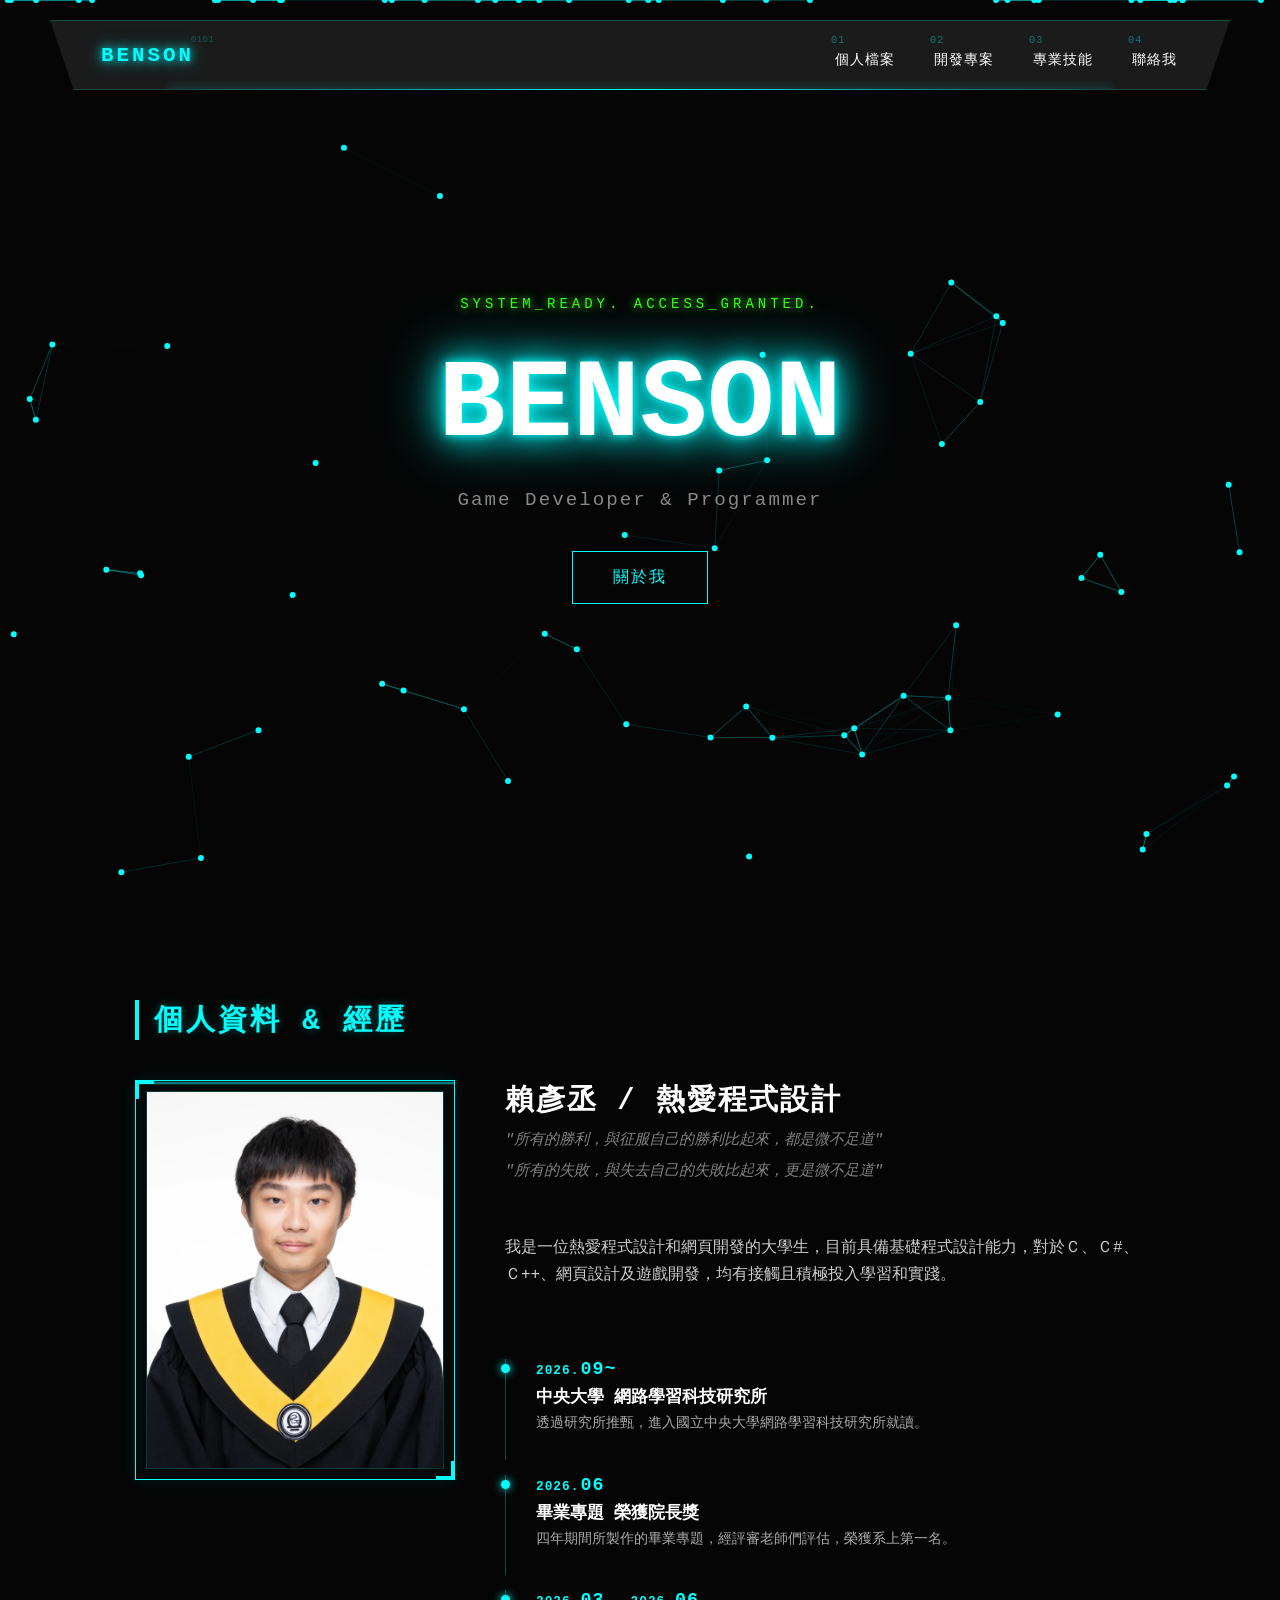
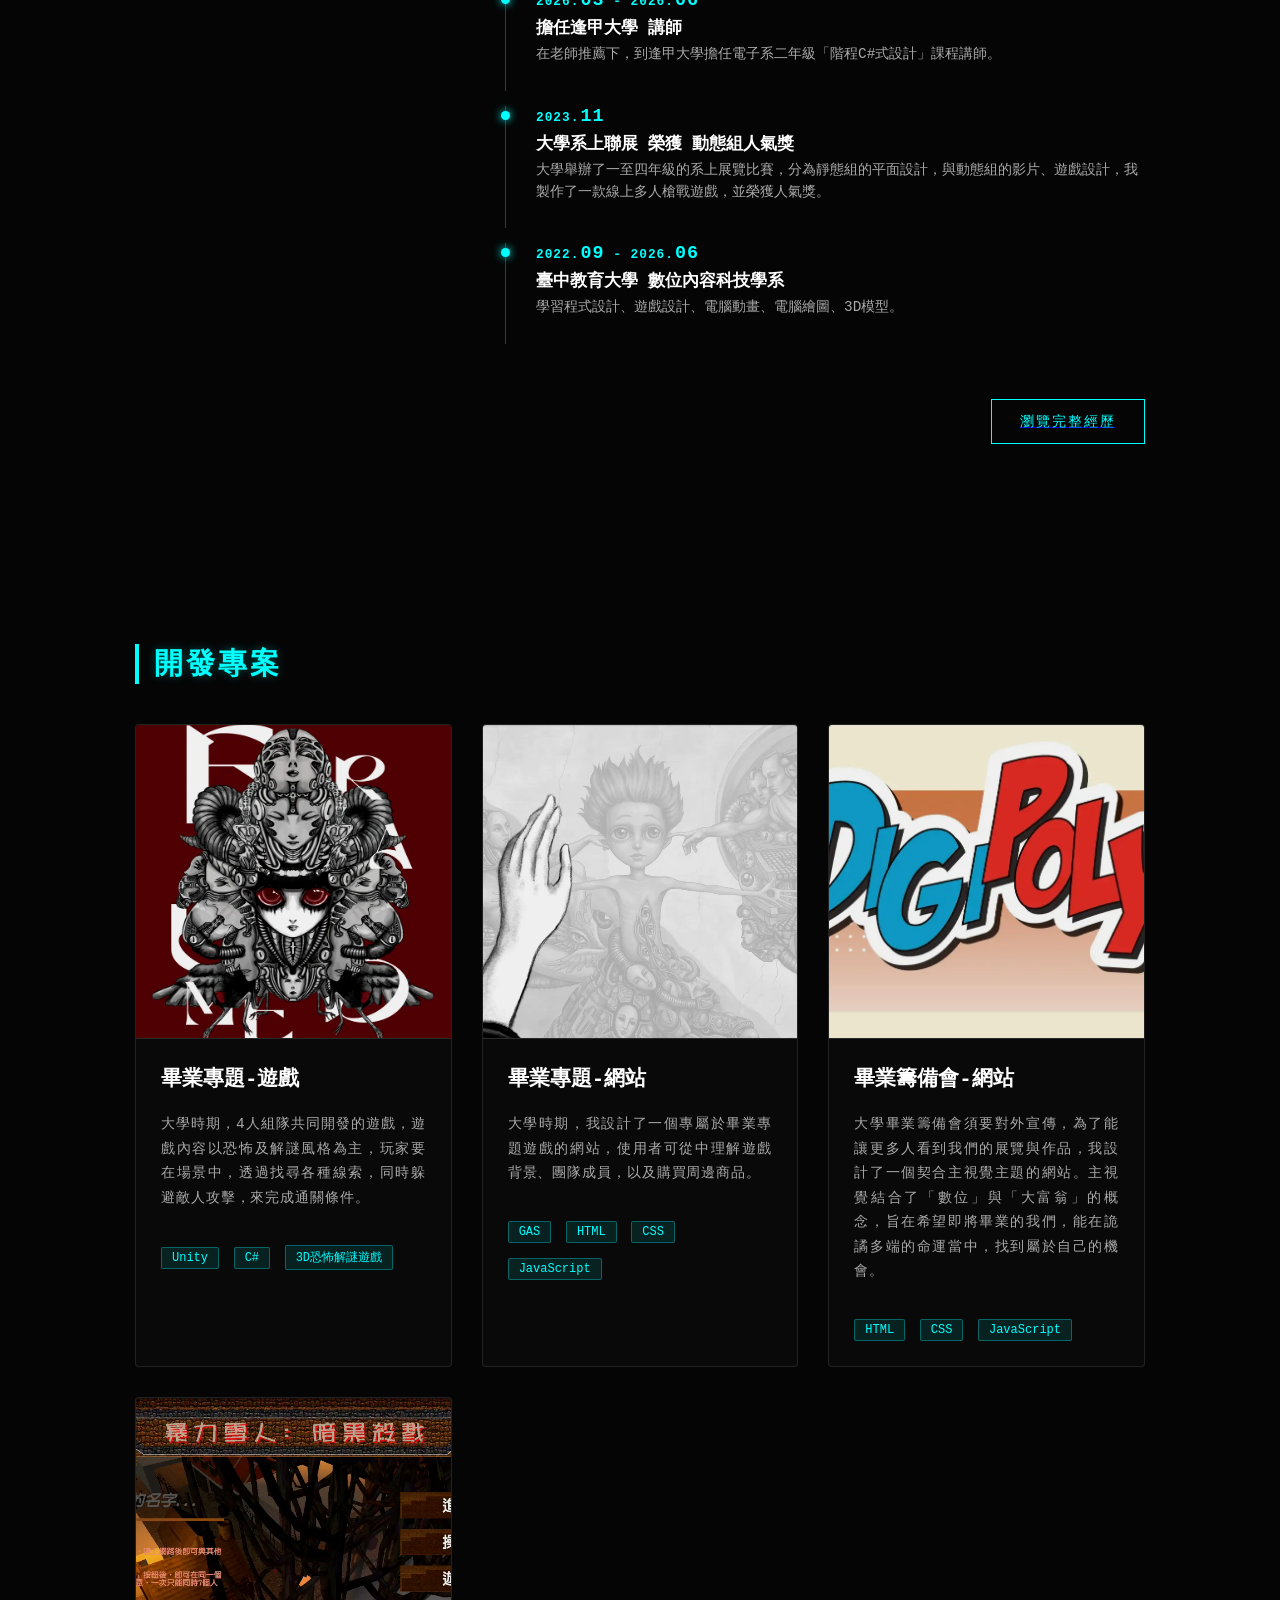
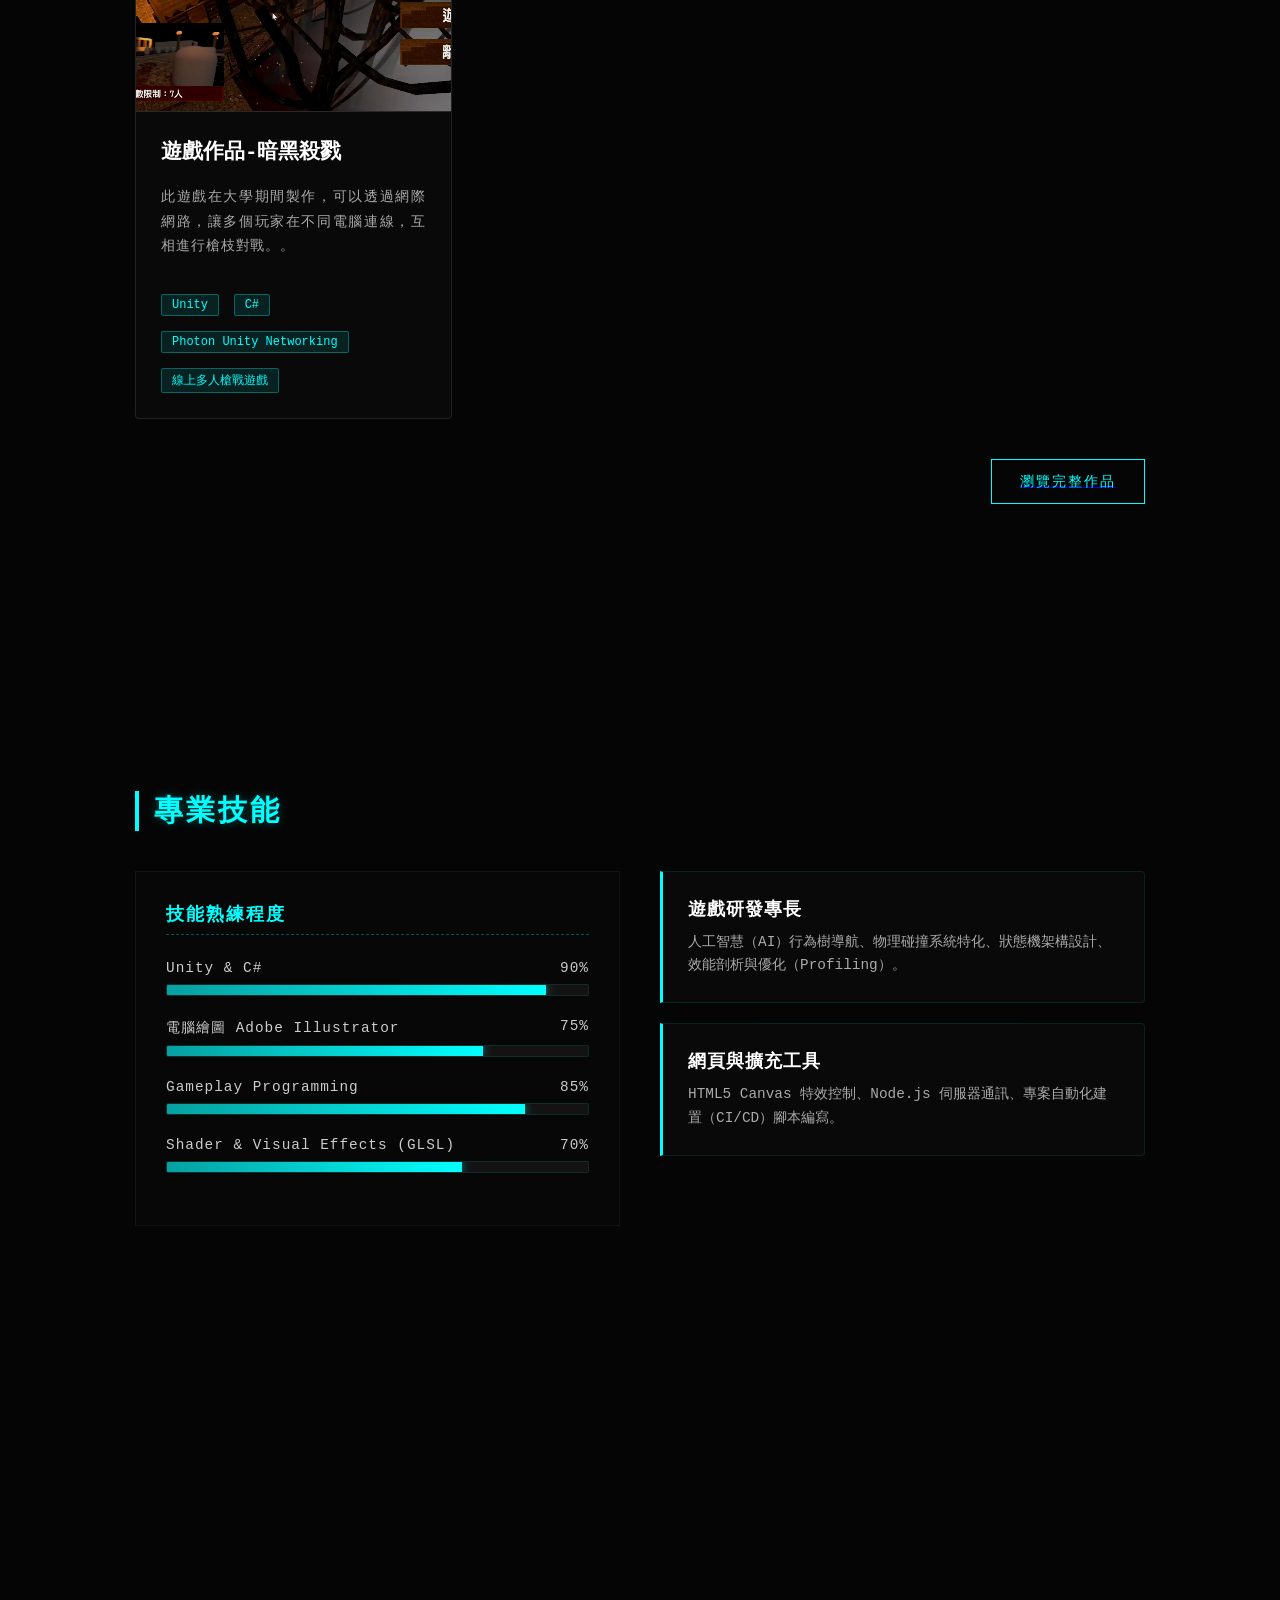
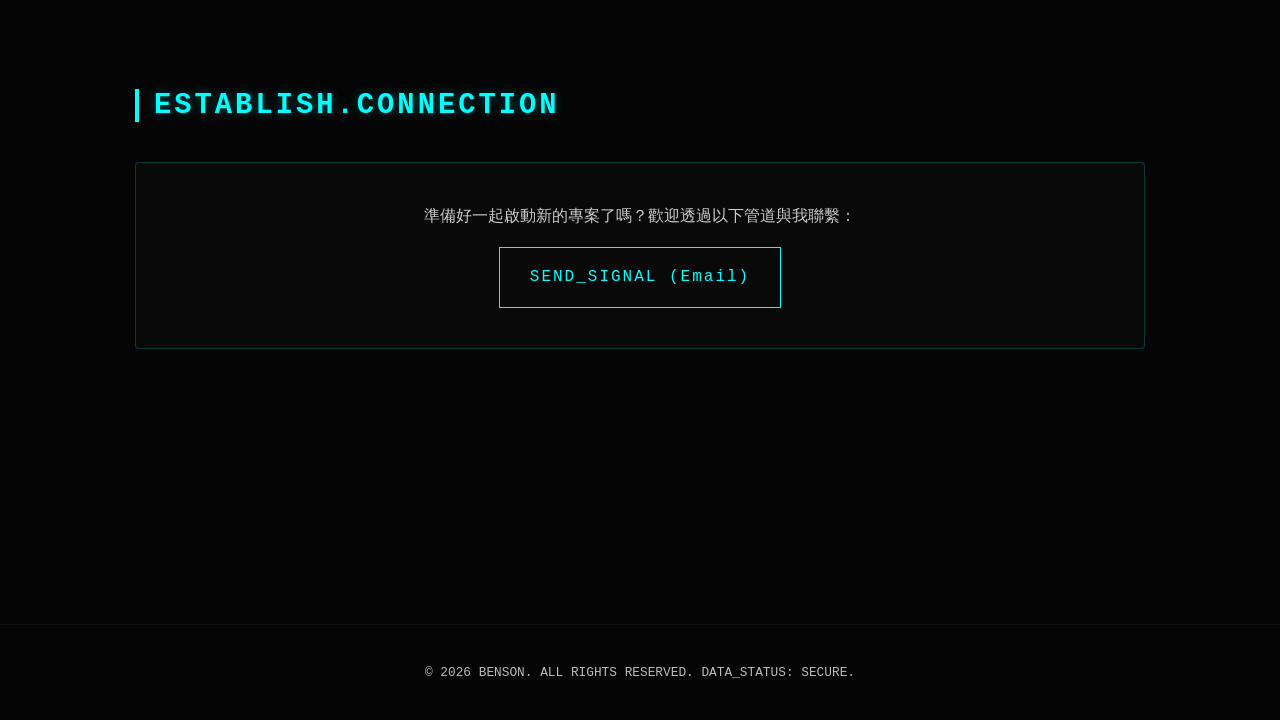
<file: index.html>
<!DOCTYPE html>
<html lang="zh-Hant">
<head>
    <meta charset="UTF-8">
    <meta name="viewport" content="width=device-width, initial-scale=1.0">
    <meta name="description" content="我是賴彥丞，專注於 Unity 遊戲研發、C# 及 C++ 程式設計以及網頁前端開發。歡迎來到我的個人作品集，觀看我的獨立遊戲與研究成果。">
    <meta name="keywords" content="Benson, Unity, C#, 遊戲開發, 網頁設計, 中央大學網網所, 作品集, Portfolio, Cyberpunk UI">
    <meta property="og:title" content="賴彥丞 | Unity 遊戲開發作品集">
    <meta property="og:description" content="探索 賴彥丞 的作品集，包含 3D 恐怖解謎遊戲、圖像特效與網頁專案。">

    <link rel="stylesheet" href="css/index.css">
    <script src="javaScript/index.js" defer></script>
    <script src="javaScript/particleBackground.js" defer></script>
    <script src="javaScript/bar.js" defer></script>
    <title>賴彥丞</title>
</head>
<body class="system-loading">

    <!-- 背景 Canvas 粒子系統 -->
    <canvas id="bg"></canvas>

    <!-- 導覽列 -->
   <nav class="navbar cyber-data-port">
        <div class="logo">
            <span class="logo-text">BENSON</span>
        </div>
        
        <button class="menu-toggle" id="menuToggle" aria-label="Toggle Menu">
            <span class="bar"></span>
            <span class="bar"></span>
            <span class="bar"></span>
        </button>

        <div class="nav-links desktop-only" id="navLinks">
            <a href="#about" data-no="01"><span>個人檔案</span></a>
            <a href="#projects" data-no="02"><span>開發專案</span></a>
            <a href="#skills" data-no="03"><span>專業技能</span></a>
            <a href="#contact" data-no="04"><span>聯絡我</span></a>
        </div>
    </nav>

    <div class="mobile-menu-overlay" id="mobileMenu">
        <div class="mobile-links">
            <a href="#about"><span class="num">01//</span> 個人檔案</a>
            <a href="#projects"><span class="num">02//</span> 開發專案</a>
            <a href="#skills"><span class="num">03//</span> 專業技能</a>
            <a href="#contact"><span class="num">04//</span> 聯絡我</a>
        </div>
    </div>

    <!-- Hero 首頁區塊 -->
    <header class="hero">
        <div id="bootText">INITIALIZING MEMORY...</div>
        <h1 id="name">BENSON</h1>
        <p id="heroTitle">Game Developer & Programmer</p>
        <a href="#about" id="exploreBtn">關於我</a>
    </header>

    <!-- 主體內容 -->
    <main class="container">
        
        <!-- 【更新】關於我、照片與經歷 Profile & Experience -->
        <section id="about" class="section">
            <h2 class="section-title">個人資料&nbsp;&&nbsp;經歷</h2>
            
            <div class="profile-grid">
                <!-- 左側：個人相片框 -->
                <div class="profile-photo-wrapper">
                    <div class="profile-photo-frame">
                        <!-- 請將下面的 src 替換成你的真實照片路徑，例如 "images/avatar.jpg" -->
                        <img src="image/me.webp" alt="Benson" class="profile-img">
                        <div class="scanline"></div>
                        <div class="frame-glitch-text">就學狀態: 大四畢業</div>
                    </div>
                </div>

                <!-- 右側：個人經歷 -->
                <div class="profile-info-panel">
                    <div class="bio-intro">
                        <h3>賴彥丞 / 熱愛程式設計</h3>

                        <p class="cyber-tagline">"所有的勝利，與征服自己的勝利比起來，都是微不足道"</p>
                        <p class="cyber-tagline">"所有的失敗，與失去自己的失敗比起來，更是微不足道"</p>

                        <p>我是一位熱愛程式設計和網頁開發的大學生，目前具備基礎程式設計能力，對於Ｃ、Ｃ#、Ｃ++、網頁設計及遊戲開發，均有接觸且積極投入學習和實踐。</p>
                    </div>

                    <!-- 經歷時間軸 -->
                        <div class="timeline-item">
                            <div class="timeline-date">2026.<span class="timeline-month">09~</span></div>
                            <div class="timeline-content">
                                <h5>中央大學&nbsp;網路學習科技研究所</h5>
                                <p>透過研究所推甄，進入國立中央大學網路學習科技研究所就讀。</p>
                            </div>
                        </div>

                        <div class="timeline-item">
                            <div class="timeline-date">2026.<span class="timeline-month">06</span></div>
                            <div class="timeline-content">
                                <h5>畢業專題&nbsp;榮獲院長獎</h5>
                                <p>四年期間所製作的畢業專題，經評審老師們評估，榮獲系上第一名。</p>
                            </div>
                        </div>

                        <div class="timeline-item">
                            <div class="timeline-date">2026.<span class="timeline-month">03</span>&nbsp;-&nbsp;2026.<span class="timeline-month">06</span></div>
                            <div class="timeline-content">
                                <h5>擔任逢甲大學&nbsp;講師</h5>
                                <p>在老師推薦下，到逢甲大學擔任電子系二年級「階程C#式設計」課程講師。</p>
                            </div>
                        </div>

                        <div class="timeline-item">
                            <div class="timeline-date">2023.<span class="timeline-month">11</span></div>
                            <div class="timeline-content">
                                <h5>大學系上聯展&nbsp;榮獲&nbsp;動態組人氣獎</h5>
                                <p>大學舉辦了一至四年級的系上展覽比賽，分為靜態組的平面設計，與動態組的影片、遊戲設計，我製作了一款線上多人槍戰遊戲，並榮獲人氣獎。</p>
                            </div>
                        </div>

                        <div class="timeline-item">
                            <div class="timeline-date">2022.<span class="timeline-month">09</span>&nbsp;-&nbsp;2026.<span class="timeline-month">06</span></div>
                            <div class="timeline-content">
                                <h5>臺中教育大學&nbsp;數位內容科技學系</h5>
                                <p>學習程式設計、遊戲設計、電腦動畫、電腦繪圖、3D模型。</p>
                            </div>
                        </div>
                    </div>
                </div>
            </div>

            <a href="experience.html" class="cyber-btn-more" onclick="sessionStorage.setItem('skipAnimation', 'true');">
                <span class="cyber-btn">瀏覽完整經歷</span>
            </a>
        </section>

        <!-- 作品集 Projects -->
        <section id="projects" class="section">
            <h2 class="section-title">開發專案</h2>
            <div class="projects-grid">
                <a href="https://drive.google.com/uc?export=download&id=1AIQpjvRmPlv8cCI1WfmpAyJcCeUtNUnH" target="_blank" rel="noopener noreferrer" class="project-card" spellcheck="false">
                    <div class="project-img">
                        <img src="image/projects/graduation-topic.webp" alt="畢業專題遊戲專案" class="p-media">
                    </div>
                    <div class="project-info">
                        <h3>畢業專題-遊戲</h3>
                        <p>大學時期，4人組隊共同開發的遊戲，遊戲內容以恐怖及解謎風格為主，玩家要在場景中，透過找尋各種線索，同時躲避敵人攻擊，來完成通關條件。</p>
                        <span class="tag">Unity</span>
                        <span class="tag">C#</span>
                        <span class="tag">3D恐怖解謎遊戲</span>
                    </div>
                </a>

                <a href="https://bensongithubstudio.github.io/Website-Human-Robot-Story-Frame/index.html" target="_blank" rel="noopener noreferrer" class="project-card" spellcheck="false">
                    <div class="project-img">
                        <video src="videos/projects/graduation-topic.webm" autoplay loop muted playsinline class="p-media"></video>
                    </div>
                    <div class="project-info">
                        <h3>畢業專題-網站</h3>
                        <p>大學時期，我設計了一個專屬於畢業專題遊戲的網站，使用者可從中理解遊戲背景、團隊成員，以及購買周邊商品。</p>
                        <span class="tag">GAS</span>
                        <span class="tag">HTML</span>
                        <span class="tag">CSS</span>
                        <span class="tag">JavaScript</span>
                    </div>
                </a>

                <a href="https://bensongithubstudio.github.io/Website-DIGIPOLY/" target="_blank" rel="noopener noreferrer" class="project-card" spellcheck="false">
                    <div class="project-img">
                        <img src="image/projects/DIGIPOLY.webp" alt="畢業籌備會網站專案" class="p-media">
                    </div>
                    <div class="project-info">
                        <h3>畢業籌備會-網站</h3>
                        <p>大學畢業籌備會須要對外宣傳，為了能讓更多人看到我們的展覽與作品，我設計了一個契合主視覺主題的網站。主視覺結合了「數位」與「大富翁」的概念，旨在希望即將畢業的我們，能在詭譎多端的命運當中，找到屬於自己的機會。</p>
                        <span class="tag">HTML</span>
                        <span class="tag">CSS</span>
                        <span class="tag">JavaScript</span>
                    </div>
                </a>

                <a href="https://github.com/BensonGithubStudio/Unity-Online-Horror-Game" target="_blank" rel="noopener noreferrer" class="project-card" spellcheck="false">
                    <div class="project-img">
                        <video src="videos/projects/Digital-Exhibition.webm" autoplay loop muted playsinline class="p-media"></video>
                    </div>
                    <div class="project-info">
                        <h3>遊戲作品-暗黑殺戮</h3>
                        <p>此遊戲在大學期間製作，可以透過網際網路，讓多個玩家在不同電腦連線，互相進行槍枝對戰。。</p>
                        <span class="tag">Unity</span>
                        <span class="tag">C#</span>
                        <span class="tag">Photon Unity Networking</span>
                        <span class="tag">線上多人槍戰遊戲</span>
                    </div>
                </a>
            </div>

            <a href="project.html" class="cyber-btn-more" onclick="sessionStorage.setItem('skipAnimation', 'true');">
                <span class="cyber-btn">瀏覽完整作品</span>
            </a>
        </section>

        <!-- 【更新】專長與核心技能核心區塊 -->
        <section id="skills" class="section">
            <h2 class="section-title">專業技能</h2>
            
            <div class="skills-showcase">
                <!-- 左邊：核心專長能量條 -->
                <div class="skills-bars-container">
                    <h4 class="sub-panel-title">技能熟練程度</h4>
                    
                    <div class="skill-bar-wrapper">
                        <div class="skill-bar-label"><span>Unity&nbsp;&&nbsp;C#</span><span>90%</span></div>
                        <div class="skill-bar-bg"><div class="skill-bar-fill" data-progress="90%"></div></div>
                    </div>

                    <div class="skill-bar-wrapper">
                        <div class="skill-bar-label"><span>電腦繪圖&nbsp;Adobe&nbsp;Illustrator</span><span>75%</span></div>
                        <div class="skill-bar-bg"><div class="skill-bar-fill" data-progress="75%"></div></div>
                    </div>

                    <div class="skill-bar-wrapper">
                        <div class="skill-bar-label"><span>Gameplay Programming</span><span>85%</span></div>
                        <div class="skill-bar-bg"><div class="skill-bar-fill" data-progress="85%"></div></div>
                    </div>

                    <div class="skill-bar-wrapper">
                        <div class="skill-bar-label"><span>Shader & Visual Effects (GLSL)</span><span>70%</span></div>
                        <div class="skill-bar-bg"><div class="skill-bar-fill" data-progress="70%"></div></div>
                    </div>
                </div>

                <!-- 右邊：技能分類卡片 -->
                <div class="skills-grid-layout">
                    <div class="skill-group-card">
                        <h3>遊戲研發專長</h3>
                        <p>人工智慧（AI）行為樹導航、物理碰撞系統特化、狀態機架構設計、效能剖析與優化（Profiling）。</p>
                    </div>
                    <div class="skill-group-card">
                        <h3>網頁與擴充工具</h3>
                        <p>HTML5 Canvas 特效控制、Node.js 伺服器通訊、專案自動化建置（CI/CD）腳本編寫。</p>
                    </div>
                </div>
            </div>
        </section>

        <!-- 聯絡我 Contact -->
        <section id="contact" class="section">
            <h2 class="section-title">ESTABLISH.CONNECTION</h2>
            <div class="panel text-center">
                <p class="margin-bottom">準備好一起啟動新的專案了嗎？歡迎透過以下管道與我聯繫：</p>
                <a href="mailto:your-email@example.com" class="cyber-btn">SEND_SIGNAL (Email)</a>
            </div>
        </section>

    </main>

    <footer class="footer">
        <p>&copy; 2026 BENSON. ALL RIGHTS RESERVED. DATA_STATUS: SECURE.</p>
    </footer>

</body>
</html>
</file>
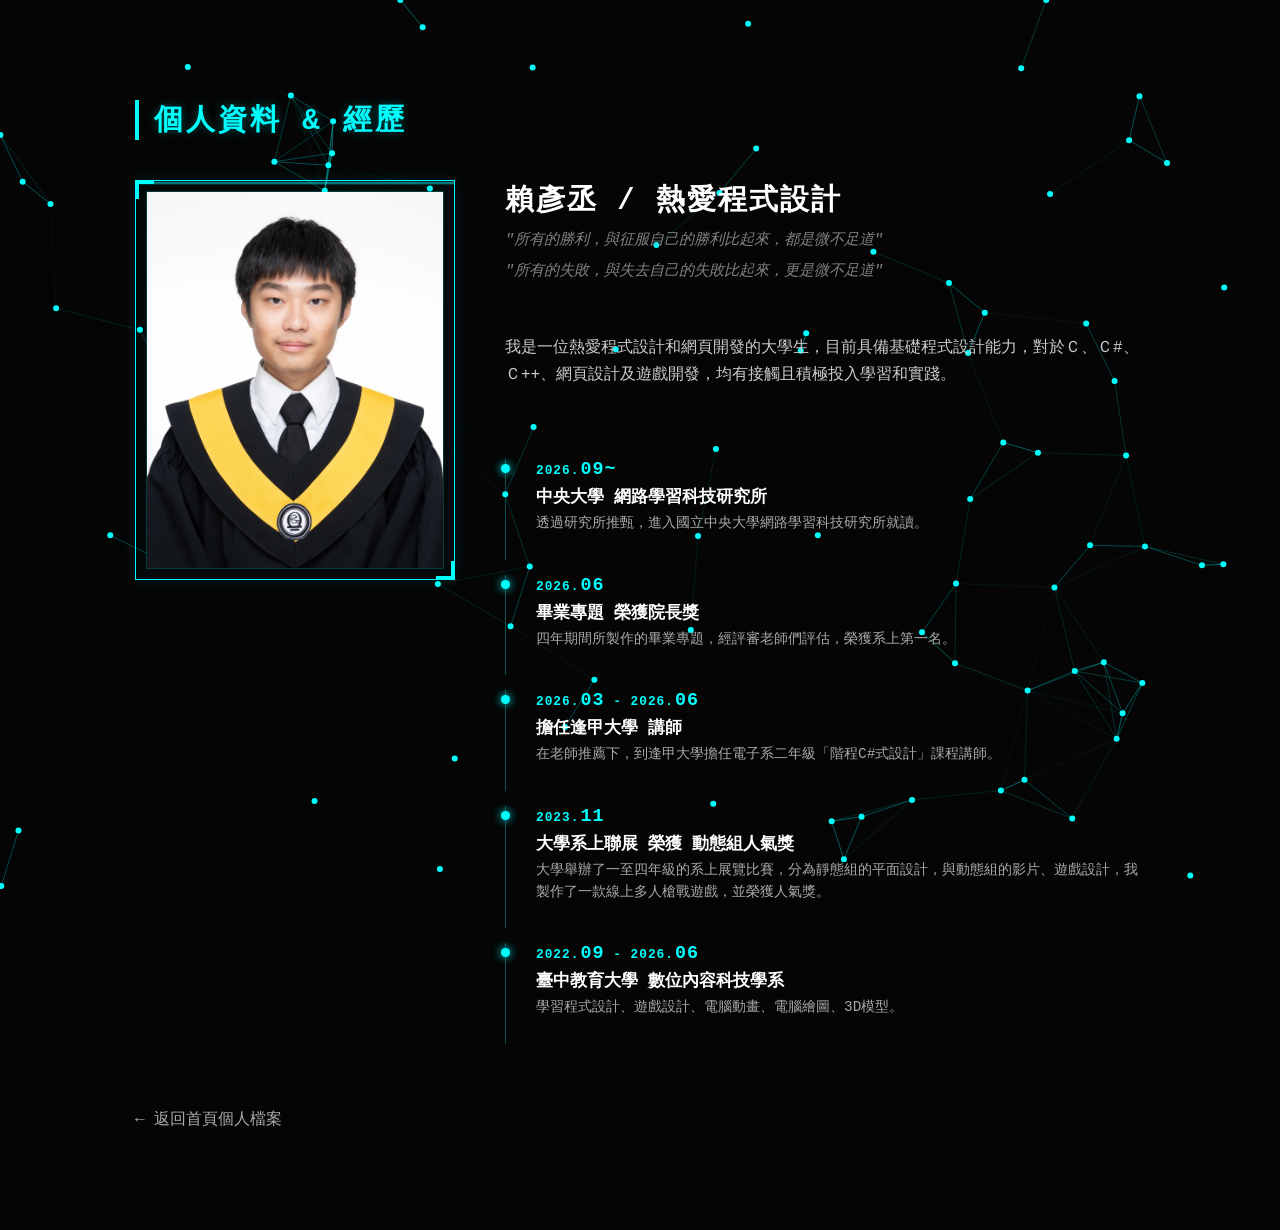
<file: experience.html>
<!DOCTYPE html>
<html lang="zh-TW">
<head>
    <meta charset="UTF-8">
    <meta name="viewport" content="width=device-width, initial-scale=1.0">
    <title>完整學經歷</title>
    <link rel="stylesheet" href="css/index.css"> </head>
    <script src="javaScript/particleBackground.js" defer></script>
</head>

<body class="cyber-theme">
    <canvas id="bg"></canvas>

    <main class="container">
        <!-- 【更新】關於我、照片與經歷 Profile & Experience -->
        <section id="about" class="section">
            <h2 class="section-title">個人資料&nbsp;&&nbsp;經歷</h2>
            
            <div class="profile-grid">
                <!-- 左側：個人相片框 -->
                <div class="profile-photo-wrapper">
                    <div class="profile-photo-frame">
                        <!-- 請將下面的 src 替換成你的真實照片路徑，例如 "images/avatar.jpg" -->
                        <img src="image/me.webp" alt="Benson" class="profile-img">
                        <div class="scanline"></div>
                        <div class="frame-glitch-text">就學狀態: 大四畢業</div>
                    </div>
                </div>

                <!-- 右側：個人經歷 -->
                <div class="profile-info-panel">
                    <div class="bio-intro">
                        <h3>賴彥丞 / 熱愛程式設計</h3>

                        <p class="cyber-tagline">"所有的勝利，與征服自己的勝利比起來，都是微不足道"</p>
                        <p class="cyber-tagline">"所有的失敗，與失去自己的失敗比起來，更是微不足道"</p>

                        <p>我是一位熱愛程式設計和網頁開發的大學生，目前具備基礎程式設計能力，對於Ｃ、Ｃ#、Ｃ++、網頁設計及遊戲開發，均有接觸且積極投入學習和實踐。</p>
                    </div>

                    <!-- 經歷時間軸 -->
                        <div class="timeline-item">
                            <div class="timeline-date">2026.<span class="timeline-month">09~</span></div>
                            <div class="timeline-content">
                                <h5>中央大學&nbsp;網路學習科技研究所</h5>
                                <p>透過研究所推甄，進入國立中央大學網路學習科技研究所就讀。</p>
                            </div>
                        </div>

                        <div class="timeline-item">
                            <div class="timeline-date">2026.<span class="timeline-month">06</span></div>
                            <div class="timeline-content">
                                <h5>畢業專題&nbsp;榮獲院長獎</h5>
                                <p>四年期間所製作的畢業專題，經評審老師們評估，榮獲系上第一名。</p>
                            </div>
                        </div>

                        <div class="timeline-item">
                            <div class="timeline-date">2026.<span class="timeline-month">03</span>&nbsp;-&nbsp;2026.<span class="timeline-month">06</span></div>
                            <div class="timeline-content">
                                <h5>擔任逢甲大學&nbsp;講師</h5>
                                <p>在老師推薦下，到逢甲大學擔任電子系二年級「階程C#式設計」課程講師。</p>
                            </div>
                        </div>

                        <div class="timeline-item">
                            <div class="timeline-date">2023.<span class="timeline-month">11</span></div>
                            <div class="timeline-content">
                                <h5>大學系上聯展&nbsp;榮獲&nbsp;動態組人氣獎</h5>
                                <p>大學舉辦了一至四年級的系上展覽比賽，分為靜態組的平面設計，與動態組的影片、遊戲設計，我製作了一款線上多人槍戰遊戲，並榮獲人氣獎。</p>
                            </div>
                        </div>

                        <div class="timeline-item">
                            <div class="timeline-date">2022.<span class="timeline-month">09</span>&nbsp;-&nbsp;2026.<span class="timeline-month">06</span></div>
                            <div class="timeline-content">
                                <h5>臺中教育大學&nbsp;數位內容科技學系</h5>
                                <p>學習程式設計、遊戲設計、電腦動畫、電腦繪圖、3D模型。</p>
                            </div>
                        </div>
                    </div>
                </div>
            </div>

            <div class="experience-timeline-full"></div>
            
            <div style="margin-top: 50px;">
                <a href="index.html#about" style="color: #aaa; text-decoration: none;">← 返回首頁個人檔案</a>
            </div>
        </section>
    </main>
</body>
</html>
</file>
<file: css/index.css>
/* =========================================
   滾動條與全域選取風格
   ========================================= */
::-webkit-scrollbar {
    width: 6px;
    background: #050505;
}

::-webkit-scrollbar-thumb {
    background: rgba(0, 255, 255, 0.3);
    border-radius: 10px;
    box-shadow: 0 0 8px rgba(0, 255, 255, 0.4);
    transition: background 0.3s ease;
}

::-webkit-scrollbar-thumb:hover,
::-webkit-scrollbar-thumb:active {
    background: #00ffff;
    box-shadow: 0 0 12px #006868, 0 0 20px #006868;
}

::-webkit-scrollbar-track {
    background: #050505;
}

::selection {
    background-color: #00bdbd;
    color: #050505;
    text-shadow: none;
}

::-moz-selection {
    background-color: #00ffff;
    color: #050505;
    text-shadow: none;
}

/* 基礎重設與變數 */
* {
    margin: 0;
    padding: 0;
    box-sizing: border-box;
    scroll-behavior: smooth;
}

body {
    background: #050505;
    color: white;
    font-family: 'Courier New', Arial, sans-serif;
    overflow-x: hidden;
    position: relative;
}

body.system-loading {
    overflow: hidden;
    pointer-events: none;
    cursor: wait;
}

body:not(.system-loading) #bootText {
    color: #39ff14;
    text-shadow: 0 0 10px #39ff14;
}

body.menu-open {
    overflow: hidden !important;
    height: 100vh;
}

#bg {
    position: fixed;
    top: 0;
    left: 0;
    width: 100vw;
    height: 100vh;
    z-index: -1;
    pointer-events: none;
}

/* =========================================
   導覽列 (桌機預設)
   ========================================= */
.menu-toggle {
    display: none;
    flex-direction: column;
    justify-content: space-between;
    width: 26px;
    height: 18px;
    background: transparent;
    border: none;
    cursor: pointer;
    z-index: 9999;
    position: relative;
}

.menu-toggle .bar {
    width: 100%;
    height: 2px;
    background-color: #00ffff;
    box-shadow: 0 0 8px #00ffff;
    transition: all 0.3s cubic-bezier(0.4, 0, 0.2, 1);
}

.navbar {
    position: fixed;
    top: 20px;
    left: 50%;
    transform: translateX(-50%);
    width: calc(100% - 100px);
    max-width: 1200px;
    display: flex;
    justify-content: space-between;
    align-items: center;
    padding: 12px 40px;
    z-index: 100;
    background: rgba(51, 51, 51, 0.5);
    backdrop-filter: blur(10px);
    clip-path: polygon(0 0, 100% 0, 98% 100%, 2% 100%);
    border: 1px solid rgba(0, 255, 255, 0.2);
    box-shadow: 0 4px 15px rgba(0, 0, 0, 0.6), 0 0 30px rgba(0, 255, 255, 0.1);
}

.navbar::after {
    content: '';
    position: absolute;
    bottom: -1px;
    left: 10%;
    width: 80%;
    height: 1px;
    background: linear-gradient(90deg, transparent, #00ffff, transparent);
    box-shadow: 0 0 10px #00ffff;
}

.navbar .logo {
    display: flex;
    align-items: center;
    gap: 8px;
    position: relative;
    padding: 5px 10px;
}

.navbar .logo-text {
    color: #00ffff;
    font-weight: bold;
    font-size: 1.3rem;
    letter-spacing: 3px;
    text-shadow: 0 0 10px #00ffff, 0 0 20px rgba(0, 255, 255, 0.5);
}

.navbar .logo::before {
    content: '0101';
    position: absolute;
    top: -5px;
    right: -10px;
    font-size: 0.6rem;
    color: rgba(0, 255, 255, 0.4);
    opacity: 0.6;
    animation: cyber-digits-scan 2s steps(2) infinite;
}

@keyframes cyber-digits-scan {
    0%, 100% { content: '1010'; }
    50% { content: '0101'; }
}

.navbar .nav-links {
    display: flex;
    gap: 15px;
}

.navbar .nav-links a {
    color: #fff;
    text-decoration: none;
    font-size: 0.85rem;
    letter-spacing: 1px;
    position: relative;
    padding: 8px 12px;
    display: flex;
    align-items: center;
    transition: color 0.3s ease;
    clip-path: polygon(10% 0, 100% 0, 90% 100%, 0% 100%);
}

.navbar .nav-links a::before {
    content: attr(data-no);
    position: absolute;
    top: 1px;
    left: 8px;
    font-size: 0.65rem;
    color: rgba(0, 255, 255, 0.4);
    transition: 0.3s ease;
}

.navbar .nav-links a span {
    margin-top: 10px;
}

.navbar .nav-links a::after {
    content: "";
    position: absolute;
    bottom: -2px;
    left: 50%;
    width: 0;
    height: 1.5px;
    background: #00ffff;
    box-shadow: 0 0 8px #00ffff, 0 0 15px #00ffff;
    transition: width 0.3s cubic-bezier(0.25, 0.46, 0.45, 0.94), left 0.3s cubic-bezier(0.25, 0.46, 0.45, 0.94);
}

.navbar .nav-links a:hover {
    color: #00ffff;
    background: rgba(0, 255, 255, 0.05);
    clip-path: polygon(0% 0, 90% 0, 100% 100%, 10% 100%);
}

.navbar .nav-links a:hover::before {
    color: #00ffff;
    text-shadow: 0 0 5px #00ffff;
    animation: cyber-digits-spin 0.2s steps(2) infinite alternate;
}

.navbar .nav-links a:hover::after {
    width: 100%;
    left: 0;
}

@keyframes cyber-digits-spin {
    0% { transform: scaleY(1); opacity: 1; }
    100% { transform: scaleY(0); opacity: 0.6; }
}

.mobile-menu-overlay {
    display: none;
}

/* =========================================
   Hero 首頁區塊
   ========================================= */
.hero {
    height: 100vh;
    display: flex;
    flex-direction: column;
    justify-content: center;
    align-items: center;
    text-align: center;
    padding: 20px;
}

#bootText {
    color: #00ffff;
    letter-spacing: 4px;
    margin-bottom: 30px;
    font-size: 14px;
}

#name {
    font-size: clamp(3rem, 10vw, 7rem);
    opacity: 0;
    text-shadow: 0 0 10px #00ffff, 0 0 30px #00ffff, 0 0 60px #00ffff;
}

#heroTitle {
    opacity: 0;
    margin-top: 20px;
    font-size: clamp(1rem, 3vw, 1.2rem);
    letter-spacing: 2px;
    color: #888;
}

#exploreBtn {
    opacity: 0;
    display: inline-block;
    margin-top: 40px;
    padding: 15px 40px;
    border: 1px solid #00ffff;
    color: #00ffff;
    text-decoration: none;
    letter-spacing: 2px;
    transition: 0.3s ease;
}

#exploreBtn:hover {
    background: rgba(0, 255, 255, 0.1);
    box-shadow: 0 0 20px rgba(0, 255, 255, 0.5);
}

/* =========================================
   主體內容排版 (Container, Section)
   ========================================= */
.container {
    max-width: 1050px;
    margin: 0 auto;
    padding: 0 20px;
}

.section {
    padding: 100px 0;
    min-height: 90vh;
    display: flex;
    flex-direction: column;
    justify-content: center;
}

.section-title {
    font-size: clamp(1.4rem, 4vw, 1.8rem);
    color: #00ffff;
    margin-bottom: 40px;
    letter-spacing: 3px;
    text-shadow: 0 0 10px rgba(0, 255, 255, 0.3);
    border-left: 4px solid #00ffff;
    padding-left: 15px;
}

.sub-panel-title {
    color: #00ffff;
    font-size: 1.1rem;
    letter-spacing: 2px;
    margin-bottom: 25px;
    border-bottom: 1px dashed rgba(0, 255, 255, 0.3);
    padding-bottom: 8px;
}

/* =========================================
   關於我與經歷 (Profile & Timeline)
   ========================================= */
.profile-grid {
    display: grid;
    grid-template-columns: 320px 1fr;
    gap: 50px;
    align-items: start;
}

.profile-photo-frame {
    position: relative;
    width: 100%;
    aspect-ratio: 4 / 5;
    border: 1px solid #00ffff;
    background: rgba(0, 255, 255, 0.02);
    box-shadow: 0 0 15px rgba(0, 255, 255, 0.1);
    overflow: hidden;
    display: flex;
    justify-content: center;
    align-items: center;
}

.profile-photo-frame::before,
.profile-photo-frame::after {
    content: '';
    position: absolute;
    width: 15px;
    height: 15px;
    z-index: 5;
}

.profile-photo-frame::before {
    top: 0; left: 0;
    border-top: 3px solid #00ffff; border-left: 3px solid #00ffff;
}

.profile-photo-frame::after {
    bottom: 0; right: 0;
    border-bottom: 3px solid #00ffff; border-right: 3px solid #00ffff;
}

.profile-img {
    position: absolute;
    top: 10px; left: 10px;
    width: calc(100% - 20px);
    height: calc(100% - 20px);
    object-fit: cover;
    border: 1px solid rgba(0, 255, 255, 0.2);
    z-index: 1;
}

.scanline {
    position: absolute;
    top: 0; left: 0; width: 100%; height: 4px;
    background: linear-gradient(to bottom, transparent, #00ffff, transparent);
    opacity: 0.6;
    animation: scan 4s linear infinite;
    pointer-events: none;
    z-index: 3;
}

@keyframes scan {
    0% { top: 0%; }
    100% { top: 100%; }
}

.frame-glitch-text {
    position: absolute;
    bottom: 15px; left: 20px;
    font-size: 0.75rem;
    color: #00ffff;
    letter-spacing: 2px;
    background: rgba(5, 5, 5, 0.8);
    padding: 2px 8px;
    border: 1px solid rgba(0, 255, 255, 0.4);
}

.profile-info-panel .bio-intro h3 {
    font-size: 1.8rem;
    letter-spacing: 2px;
    margin-bottom: 8px;
}

.profile-info-panel .bio-intro p {
    color: #ccc;
    line-height: 1.7;
    margin-top: 50px;
    margin-bottom: 70px;
}

.profile-info-panel .bio-intro p.cyber-tagline {
    color: #888888f1;
    font-style: italic;
    margin-top: 5px;
    margin-bottom: 5px;
    font-size: 0.95rem;
}

.timeline-item {
    position: relative;
    padding-left: 30px;
    border-left: 1px solid rgba(0, 255, 255, 0.3);
    padding-bottom: 25px;
    margin-bottom: 15px;
}

.timeline-item::before {
    content: '';
    position: absolute;
    left: -5px; top: 5px;
    width: 9px; height: 9px;
    background: #00ffff;
    border-radius: 50%;
    box-shadow: 0 0 8px #00ffff;
}

.timeline-date {
    font-size: 0.8rem;
    color: #00ffff;
    font-weight: bold;
    letter-spacing: 1px;
    margin-bottom: 5px;
}

.timeline-month {
    font-size: 1.15rem;
    color: #00ffff;
    font-weight: bold;
    margin-left: 1px;
}

.timeline-content h5 {
    font-size: 1.05rem;
    color: #fff;
    margin-bottom: 5px;
}

.timeline-content p {
    font-size: 0.9rem;
    color: #aaa;
    line-height: 1.5;
}

/* =========================================
   開發專案區塊 (Projects Grid)
   ========================================= */
.projects-grid {
    display: grid;
    grid-template-columns: repeat(auto-fit, minmax(280px, 1fr));
    gap: 30px;
}

.project-card {
    background: rgba(255, 255, 255, 0.02);
    border: 1px solid rgba(255, 255, 255, 0.1);
    border-radius: 4px;
    overflow: hidden;
    transition: 0.3s cubic-bezier(0.4, 0, 0.2, 1);
    display: flex;
    flex-direction: column;
    text-decoration: none;
}

.project-card:hover {
    border-color: #00ffff;
    transform: translateY(-5px);
    box-shadow: 0 5px 20px rgba(0, 255, 255, 0.15);
}

.project-img {
    width: 100%;
    aspect-ratio: 1 / 1;
    background: #111;
    display: flex;
    justify-content: center;
    align-items: center;
    border-bottom: 1px solid rgba(255, 255, 255, 0.1);
    position: relative;
    overflow: hidden;
    flex-shrink: 0;
}

.p-media {
    width: 100%;
    height: 100%;
    object-fit: cover;
    filter: brightness(0.9) contrast(110%);
    transition: transform 0.5s ease, filter 0.5s ease;
}

.project-card:hover .p-media {
    transform: scale(1.06);
    filter: brightness(1.1) contrast(115%);
}

.project-info {
    padding: 25px;
    flex-grow: 1;
}

.project-info h3 {
    color: #fff;
    margin-bottom: 20px;
    font-size: 1.3rem;
}

.project-info p {
    color: #aaa;
    font-size: 0.9rem;
    text-align: justify;
    margin-bottom: 20px;
    letter-spacing: 0.9px;
    line-height: 1.7;
}

/* =========================================
   專業技能區塊 (Skills Showcase)
   ========================================= */
.skills-showcase {
    display: grid;
    grid-template-columns: 1fr 1fr;
    gap: 40px;
}

.skills-bars-container {
    background: rgba(255, 255, 255, 0.01);
    border: 1px solid rgba(255, 255, 255, 0.05);
    padding: 30px;
}

.skill-bar-wrapper {
    margin-bottom: 22px;
}

.skill-bar-label {
    display: flex;
    justify-content: space-between;
    font-size: 0.9rem;
    color: #ccc;
    margin-bottom: 8px;
    letter-spacing: 1px;
}

.skill-bar-bg {
    width: 100%;
    height: 12px;
    background: rgba(255, 255, 255, 0.05);
    border: 1px solid rgba(0, 255, 255, 0.1);
    border-radius: 2px;
    margin-top: 8px;
    overflow: hidden;
    position: relative;
}

.skill-bar-fill {
    height: 100%;
    background: linear-gradient(90deg, rgba(0, 255, 255, 0.6), #00ffff);
    box-shadow: 0 0 10px rgba(0, 255, 255, 0.5);
    width: 0%;
    transition: width 1.5s cubic-bezier(0.25, 1, 0.5, 1);
}

.skills-grid-layout {
    display: flex;
    flex-direction: column;
    gap: 20px;
}

.skill-group-card {
    background: rgba(255, 255, 255, 0.02);
    border: 1px solid rgba(0, 255, 255, 0.1);
    border-left: 3px solid #00ffff;
    padding: 25px;
    border-radius: 0 4px 4px 0;
}

.skill-group-card h3 {
    color: #fff;
    font-size: 1.1rem;
    margin-bottom: 10px;
    letter-spacing: 1px;
}

.skill-group-card p {
    color: #aaa;
    font-size: 0.9rem;
    line-height: 1.6;
}

/* =========================================
   通用按鈕、通訊面板、頁尾
   ========================================= */
.tag {
    display: inline-block;
    font-size: 0.75rem;
    padding: 3px 10px;
    background: rgba(0, 255, 255, 0.1);
    color: #00ffff;
    border: 1px solid rgba(0, 255, 255, 0.3);
    margin-top: 15px;
    margin-right: 5px;
    border-radius: 2px;
}

.cyber-btn {
    display: inline-block;
    padding: 15px 30px;
    border: 1px solid #00ffff;
    color: #00ffff;
    text-decoration: none;
    letter-spacing: 2px;
    transition: 0.3s;
    background: transparent;
}

.cyber-btn:hover {
    background: #00ffff;
    color: #000;
    font-weight: bold;
    box-shadow: 0 0 15px #00ffff;
}

.panel {
    background: rgba(255, 255, 255, 0.02);
    border: 1px solid rgba(0, 255, 255, 0.2);
    padding: 40px;
    border-radius: 4px;
    line-height: 1.8;
    color: #ccc;
}

.panel p { margin-bottom: 15px; }

#about {
    display: flex;
    flex-direction: column;
    align-items: stretch;
}

.cyber-btn-more {
    display: inline-flex;
    margin-top: 40px;
    margin-left: auto;
}

.cyber-btn-more .cyber-btn {
    padding: 12px 28px;
    font-size: 0.9rem;
    cursor: pointer;
}

.text-center { text-align: center; }
.margin-bottom { margin-bottom: 25px; }

.footer {
    text-align: center;
    padding: 40px;
    font-size: 0.8rem;
    color: #bbbbbb;
    border-top: 1px solid rgba(255, 255, 255, 0.05);
}

/* ==========================================================================
   【RWD 響應式佈局】優化精簡版（移除沒必要的重複覆蓋與 !important）
   ========================================================================== */

@media (max-width: 1024px) {
    .navbar { padding: 20px 30px; }
    .profile-grid { grid-template-columns: 280px 1fr; gap: 35px; }
}

@media (max-width: 900px) {
    .section { padding: 60px 0; }
    .profile-grid { grid-template-columns: 1fr; gap: 40px; }
    .profile-photo-frame { max-width: 300px; margin: 0 auto; }
    .skills-showcase { grid-template-columns: 1fr; gap: 30px; }
    .cyber-btn-more { margin-left: auto; margin-right: auto; margin-top: 30px; }
}

@media (max-width: 768px) {
    .menu-toggle { display: flex; }
    
    .navbar {
        width: calc(100% - 30px);
        top: 15px;
        padding: 10px 20px;
        clip-path: polygon(0 0, 100% 0, 96% 100%, 4% 100%);
    }

    .navbar .desktop-only { display: none; }

    .mobile-menu-overlay {
        position: fixed;
        top: 0; right: 0;
        width: 100vw; height: 100vh;
        background: rgba(5, 5, 5, 0.3);
    
        backdrop-filter: blur(10px);
        -webkit-backdrop-filter: blur(10px);
        z-index: 9998;
        
        transform: translateX(100%);
        clip-path: polygon(100% 0, 100% 0, 100% 100%, 100% 100%);
        transition: transform 0.9s cubic-bezier(0.16, 1, 0.3, 1), 
                    clip-path 0.9s cubic-bezier(0.16, 1, 0.3, 1);
        
        display: flex;
        align-items: center;
        justify-content: center;
        border-left: 2px solid #00ffff;
    }

    .mobile-menu-overlay.active {
        transform: translateX(0);
        clip-path: polygon(0 0, 100% 0, 100% 100%, 15% 100%);
        box-shadow: -10px 0 30px rgba(0, 255, 255, 0.15);
    }

    .mobile-links {
        display: flex;
        flex-direction: column;
        gap: 35px;
        width: 75%;
        text-align: right;
        padding-right: 10%;
    }

    .mobile-links a {
        color: #ffffff;
        font-size: 1.6rem;
        font-weight: bold;
        text-decoration: none;
        letter-spacing: 3px;
        padding: 12px 0;
        border-bottom: 1px dashed rgba(0, 255, 255, 0.1);
        display: block;
        position: relative;
        
        opacity: 0;
        transform: translateY(20px);
        transition: transform 0.4s cubic-bezier(0.16, 1, 0.3, 1), 
                    opacity 0.4s ease, 
                    color 0.2s ease;
    }

    .mobile-menu-overlay.active .mobile-links a {
        opacity: 1;
        transform: translateY(0);
    }

    .mobile-links a::after {
        content: '';
        position: absolute;
        bottom: -1px; right: 0;
        width: 0; height: 1px;
        background: #00ffff;
        box-shadow: 0 0 10px #00ffff;
        transition: width 0.3s ease;
    }

    .mobile-links a:hover::after,
    .mobile-links a:active::after {
        width: 100%;
    }

    .mobile-links a .num {
        color: #00ffff;
        font-family: monospace;
        font-size: 1rem;
        margin-right: 15px;
        text-shadow: 0 0 5px rgba(0, 255, 255, 0.5);
    }

    .mobile-links a:hover, .mobile-links a:active {
        color: #00ffff;
        text-shadow: 0 0 10px #00ffff, 0 0 20px #00ffff;
        border-bottom: 1px solid #00ffff;
    }

    /* 漢堡鈕點擊變紅 X */
    .menu-toggle.active .bar:nth-child(1) { transform: translateY(8px) rotate(45deg); background-color: #ff0055; box-shadow: 0 0 8px #ff0055; }
    .menu-toggle.active .bar:nth-child(2) { opacity: 0; }
    .menu-toggle.active .bar:nth-child(3) { transform: translateY(-8px) rotate(-45deg); background-color: #ff0055; box-shadow: 0 0 8px #ff0055; }

    /* 區塊內容針對手機之微調 */
    .panel { padding: 30px 20px; }
    .skill-bars-container { padding: 20px; }
    /* 修正類別名稱，並限制手機版照片的最大寬度與置中 */
    .profile-photo-frame { 
        max-width: 260px; 
        width: 100%;
        margin: 0 auto; 
        aspect-ratio: 4 / 5;
    }
    .profile-info-panel .bio-intro h3,
    .profile-info-panel .bio-intro p.cyber-tagline { text-align: center; }
    .profile-info-panel .bio-intro h3 { font-size: 1.5rem; }
    .profile-info-panel .bio-intro p.cyber-tagline { font-size: 0.85rem; }
    
    .profile-info-panel .bio-intro p {
        margin-top: 20px;
        margin-bottom: 30px;
        font-size: 0.9rem;
        text-align: justify;
    }
    
    .timeline-item {
        padding-left: 20px;
        padding-bottom: 20px;
        margin-bottom: 10px;
        display: flex;
        flex-direction: column;
    }
    .timeline-item::before { top: 6px; }
    .timeline-date { display: inline-block; margin-bottom: 4px; font-size: 0.75rem; }
    .timeline-content h5 { font-size: 1rem; line-height: 1.4; }
    .timeline-content p { font-size: 0.85rem; margin-top: 4px; }
}

@media (max-width: 480px) {
    .container { padding: 0 15px; }
    .section { padding: 45px 0; }
    .profile-info-panel .bio-intro h3 { font-size: 1.4rem; }
    .timeline-item { padding-left: 20px; margin-bottom: 20px; }
    .skill-group-card, .project-info { padding: 20px 15px; }
    .cyber-btn-more .cyber-btn { width: auto; padding: 12px 24px; font-size: 0.85rem; }
}
</file>
